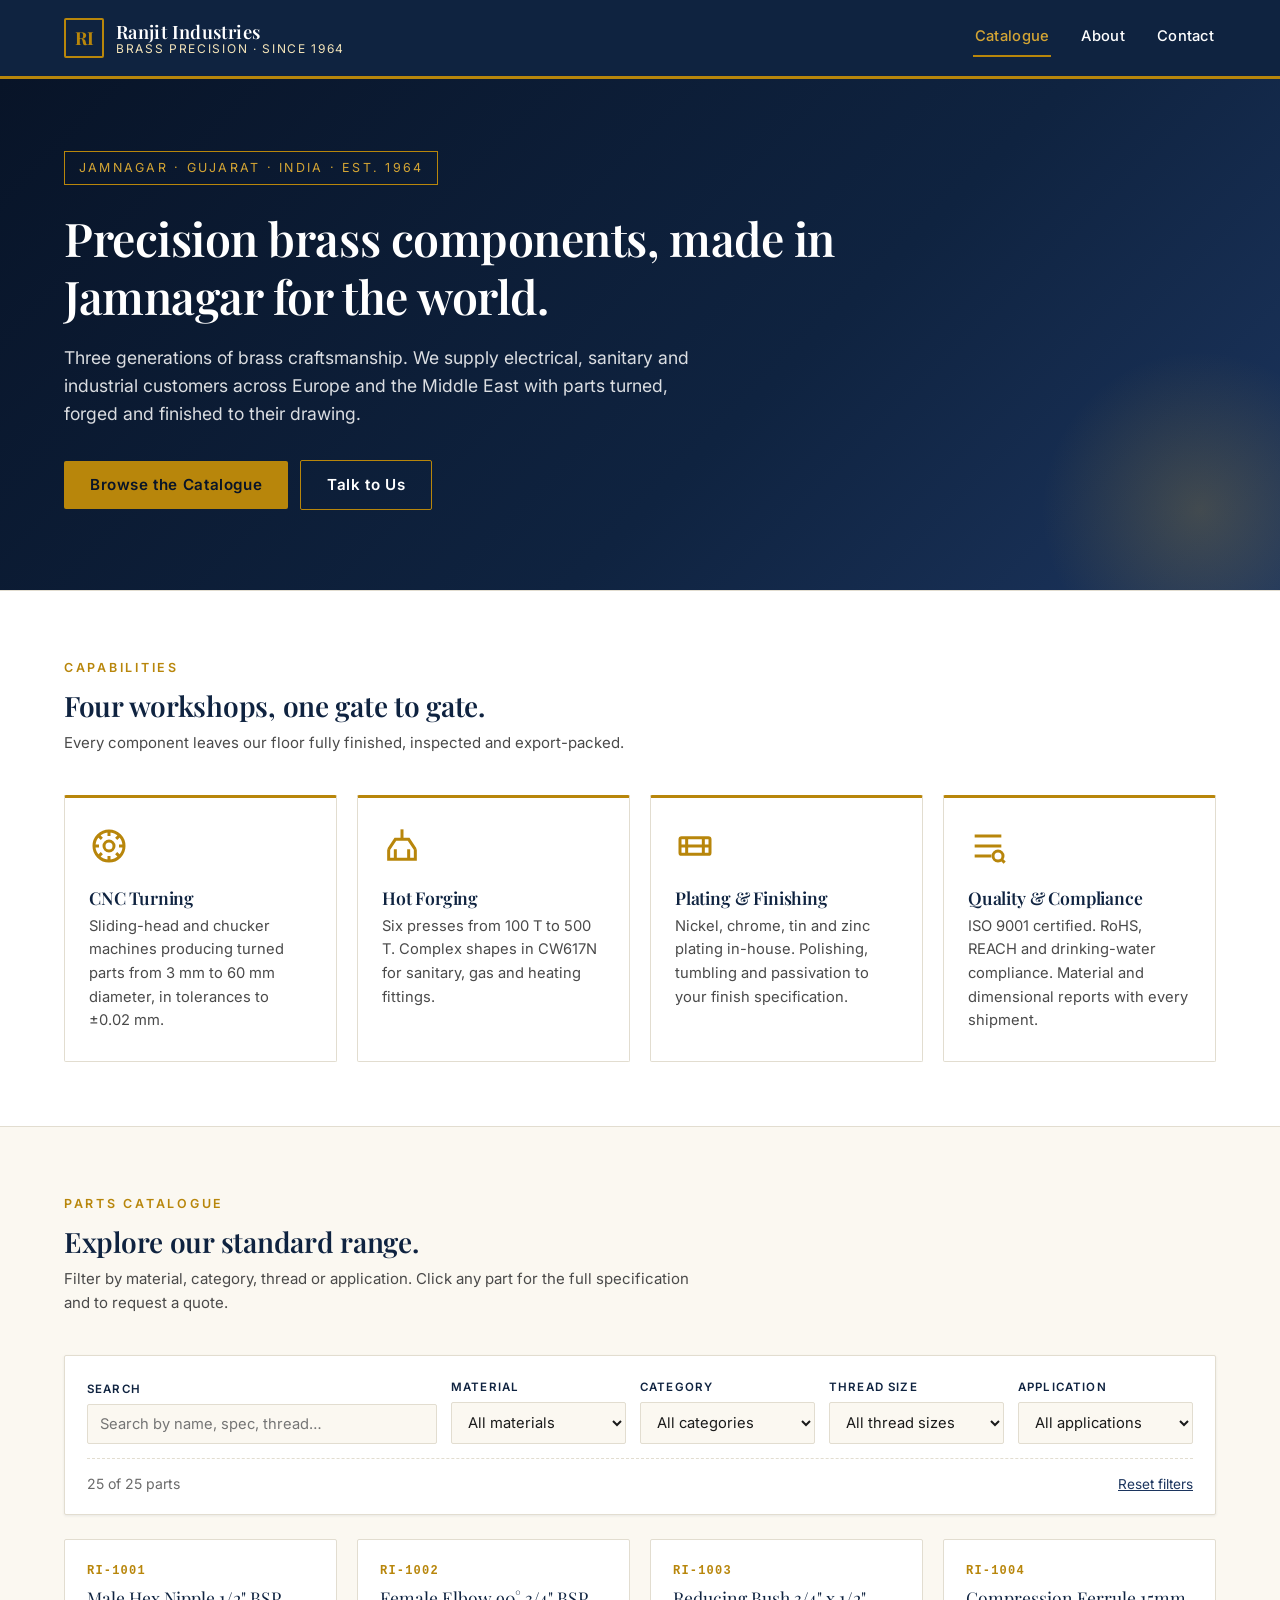
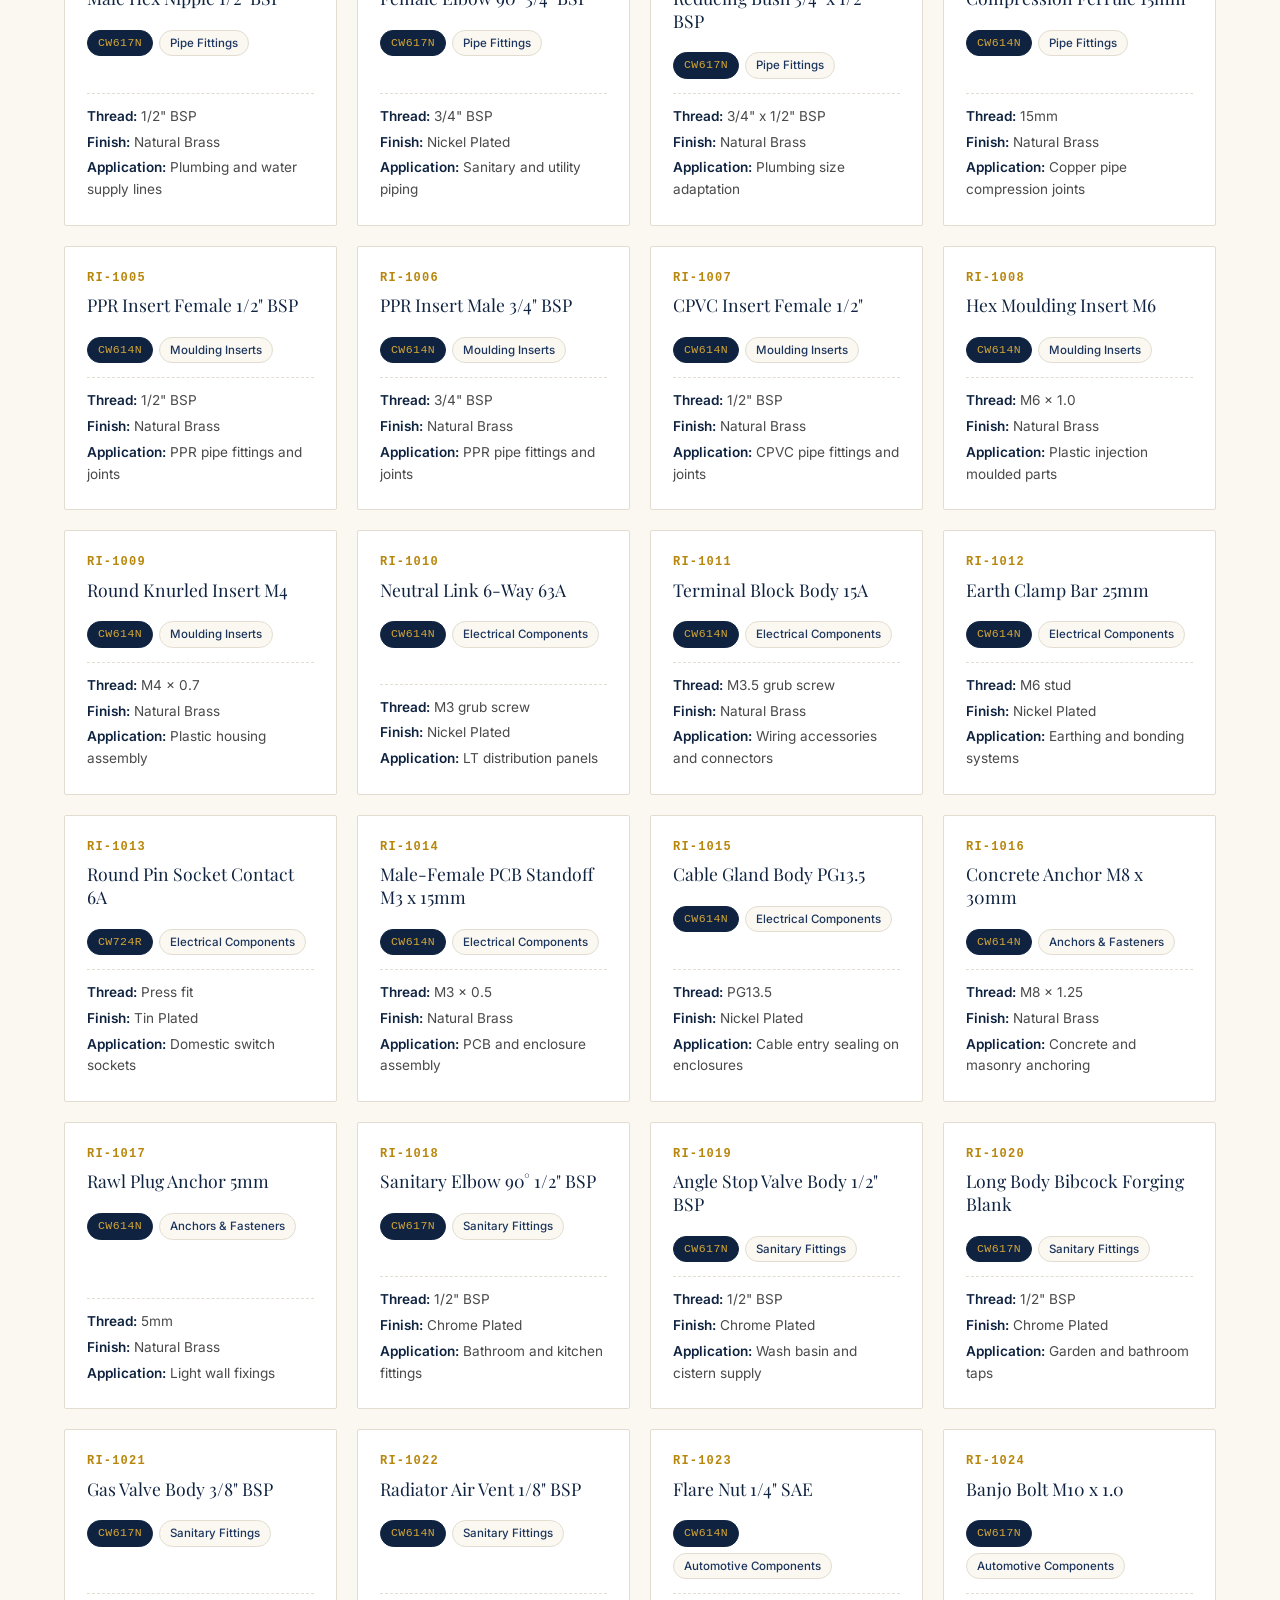
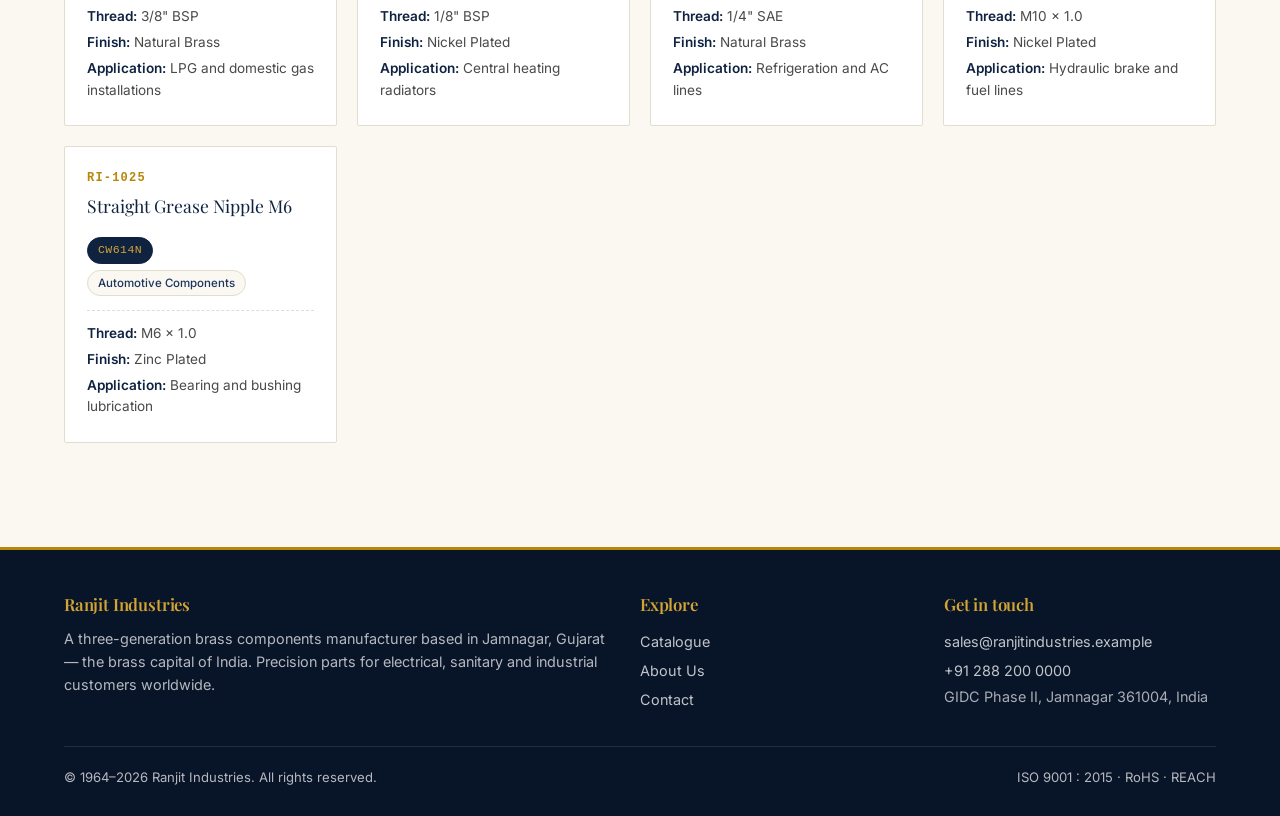
<file: index.html>
<!DOCTYPE html>
<html lang="en">
<head>
<meta charset="UTF-8">
<meta name="viewport" content="width=device-width, initial-scale=1.0">
<title>Ranjit Industries — Precision Brass Components from Jamnagar</title>
<meta name="description" content="Precision brass components manufacturer, Jamnagar, India — since 1964. Sanitary fittings, pipe fittings, moulding inserts, electrical brass parts.">
<link rel="preconnect" href="https://fonts.googleapis.com">
<link rel="preconnect" href="https://fonts.gstatic.com" crossorigin>
<link href="https://fonts.googleapis.com/css2?family=Playfair+Display:wght@500;600;700&family=Inter:wght@400;500;600&display=swap" rel="stylesheet">
<link rel="stylesheet" href="styles.css">
</head>
<body>

<header class="site-header">
  <div class="container">
    <a class="brand" href="index.html">
      <div class="brand-mark">RI</div>
      <div class="brand-text">
        <div class="brand-name">Ranjit Industries</div>
        <div class="brand-tagline">Brass Precision · Since 1964</div>
      </div>
    </a>
    <nav class="nav" aria-label="Primary">
      <a href="index.html" class="active">Catalogue</a>
      <a href="about.html">About</a>
      <a href="contact.html">Contact</a>
    </nav>
  </div>
</header>

<section class="hero">
  <div class="container">
    <span class="hero-since">Jamnagar · Gujarat · India · Est. 1964</span>
    <h1>Precision brass components, made in Jamnagar for the world.</h1>
    <p class="hero-lead">
      Three generations of brass craftsmanship. We supply electrical, sanitary and
      industrial customers across Europe and the Middle East with parts turned,
      forged and finished to their drawing.
    </p>
    <a href="#catalogue" class="btn btn-primary">Browse the Catalogue</a>
    &nbsp;
    <a href="contact.html" class="btn btn-outline">Talk to Us</a>
  </div>
</section>

<section class="section section-alt">
  <div class="container">
    <span class="eyebrow">Capabilities</span>
    <h2 class="section-title">Four workshops, one gate to gate.</h2>
    <p class="section-sub">
      Every component leaves our floor fully finished, inspected and export-packed.
    </p>
    <div class="capabilities">
      <div class="cap">
        <svg class="cap-icon" viewBox="0 0 24 24" fill="none" stroke="currentColor" stroke-width="1.8">
          <circle cx="12" cy="12" r="9"/><circle cx="12" cy="12" r="3"/>
          <path d="M12 3v3M12 18v3M3 12h3M18 12h3M5.6 5.6l2.1 2.1M16.3 16.3l2.1 2.1M5.6 18.4l2.1-2.1M16.3 7.7l2.1-2.1"/>
        </svg>
        <h3>CNC Turning</h3>
        <p>Sliding-head and chucker machines producing turned parts from 3 mm to 60 mm diameter, in tolerances to ±0.02 mm.</p>
      </div>
      <div class="cap">
        <svg class="cap-icon" viewBox="0 0 24 24" fill="none" stroke="currentColor" stroke-width="1.8">
          <path d="M4 14l4-6h8l4 6M4 14v6h16v-6M8 20v-6M16 20v-6"/>
          <path d="M12 2v6"/>
        </svg>
        <h3>Hot Forging</h3>
        <p>Six presses from 100 T to 500 T. Complex shapes in CW617N for sanitary, gas and heating fittings.</p>
      </div>
      <div class="cap">
        <svg class="cap-icon" viewBox="0 0 24 24" fill="none" stroke="currentColor" stroke-width="1.8">
          <rect x="3" y="7" width="18" height="10" rx="1"/>
          <path d="M3 12h18M7 7v10M17 7v10"/>
        </svg>
        <h3>Plating & Finishing</h3>
        <p>Nickel, chrome, tin and zinc plating in-house. Polishing, tumbling and passivation to your finish specification.</p>
      </div>
      <div class="cap">
        <svg class="cap-icon" viewBox="0 0 24 24" fill="none" stroke="currentColor" stroke-width="1.8">
          <path d="M4 6h16M4 12h16M4 18h10"/>
          <circle cx="18" cy="18" r="3"/>
          <path d="M20.1 20.1L22 22"/>
        </svg>
        <h3>Quality & Compliance</h3>
        <p>ISO 9001 certified. RoHS, REACH and drinking-water compliance. Material and dimensional reports with every shipment.</p>
      </div>
    </div>
  </div>
</section>

<section class="section" id="catalogue">
  <div class="container">
    <span class="eyebrow">Parts Catalogue</span>
    <h2 class="section-title">Explore our standard range.</h2>
    <p class="section-sub">
      Filter by material, category, thread or application. Click any part for the full
      specification and to request a quote.
    </p>

    <div class="catalog-controls">
      <div class="filters">
        <div class="filter">
          <label for="filter-search">Search</label>
          <input id="filter-search" type="search" placeholder="Search by name, spec, thread…" autocomplete="off">
        </div>
        <div class="filter">
          <label for="filter-material">Material</label>
          <select id="filter-material"><option value="">All materials</option></select>
        </div>
        <div class="filter">
          <label for="filter-category">Category</label>
          <select id="filter-category"><option value="">All categories</option></select>
        </div>
        <div class="filter">
          <label for="filter-thread">Thread Size</label>
          <select id="filter-thread"><option value="">All thread sizes</option></select>
        </div>
        <div class="filter">
          <label for="filter-application">Application</label>
          <select id="filter-application"><option value="">All applications</option></select>
        </div>
      </div>
      <div class="results-meta">
        <span id="results-count">Loading…</span>
        <button class="reset-btn" id="filter-reset" type="button">Reset filters</button>
      </div>
    </div>

    <div class="parts-grid" id="parts-grid"></div>
  </div>
</section>

<footer class="site-footer">
  <div class="container">
    <div class="footer-grid">
      <div>
        <h4>Ranjit Industries</h4>
        <p style="color:rgba(255,255,255,0.7);font-size:0.9rem;">
          A three-generation brass components manufacturer based in Jamnagar, Gujarat —
          the brass capital of India. Precision parts for electrical, sanitary and
          industrial customers worldwide.
        </p>
      </div>
      <div>
        <h4>Explore</h4>
        <a href="index.html">Catalogue</a>
        <a href="about.html">About Us</a>
        <a href="contact.html">Contact</a>
      </div>
      <div>
        <h4>Get in touch</h4>
        <a href="mailto:sales@ranjitindustries.example">sales@ranjitindustries.example</a>
        <a href="tel:+912882000000">+91 288 200 0000</a>
        <span style="color:rgba(255,255,255,0.65);font-size:0.9rem;">GIDC Phase II, Jamnagar 361004, India</span>
      </div>
    </div>
    <div class="footer-bottom">
      <span>© 1964–<span id="year"></span> Ranjit Industries. All rights reserved.</span>
      <span>ISO 9001 : 2015 · RoHS · REACH</span>
    </div>
  </div>
</footer>

<script>document.getElementById('year').textContent = new Date().getFullYear();</script>
<script src="app.js"></script>
</body>
</html>
</file>
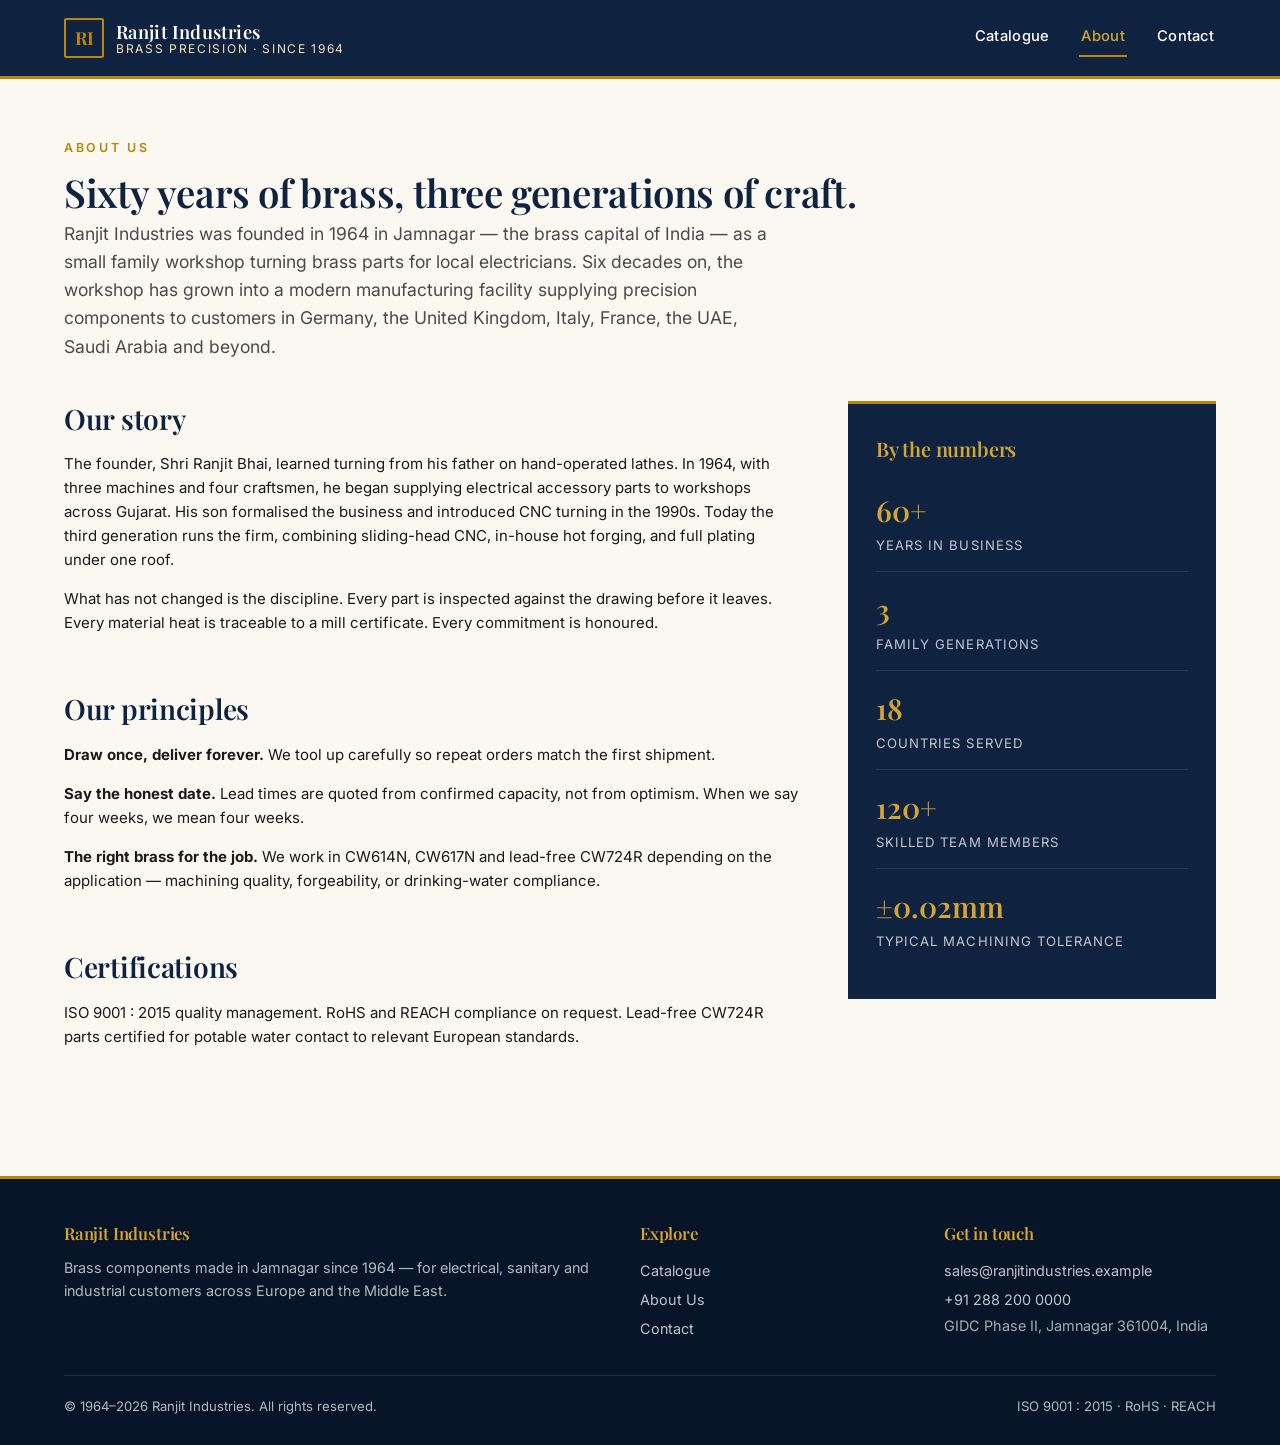
<file: about.html>
<!DOCTYPE html>
<html lang="en">
<head>
<meta charset="UTF-8">
<meta name="viewport" content="width=device-width, initial-scale=1.0">
<title>About — Ranjit Industries</title>
<meta name="description" content="Ranjit Industries — a three-generation family brass components manufacturer in Jamnagar, India, founded 1964.">
<link rel="preconnect" href="https://fonts.googleapis.com">
<link rel="preconnect" href="https://fonts.gstatic.com" crossorigin>
<link href="https://fonts.googleapis.com/css2?family=Playfair+Display:wght@500;600;700&family=Inter:wght@400;500;600&display=swap" rel="stylesheet">
<link rel="stylesheet" href="styles.css">
</head>
<body>

<header class="site-header">
  <div class="container">
    <a class="brand" href="index.html">
      <div class="brand-mark">RI</div>
      <div class="brand-text">
        <div class="brand-name">Ranjit Industries</div>
        <div class="brand-tagline">Brass Precision · Since 1964</div>
      </div>
    </a>
    <nav class="nav" aria-label="Primary">
      <a href="index.html">Catalogue</a>
      <a href="about.html" class="active">About</a>
      <a href="contact.html">Contact</a>
    </nav>
  </div>
</header>

<section class="page">
  <div class="container">
    <span class="eyebrow">About Us</span>
    <h1>Sixty years of brass, three generations of craft.</h1>
    <p class="page-lead">
      Ranjit Industries was founded in 1964 in Jamnagar — the brass capital of
      India — as a small family workshop turning brass parts for local
      electricians. Six decades on, the workshop has grown into a modern
      manufacturing facility supplying precision components to customers in
      Germany, the United Kingdom, Italy, France, the UAE, Saudi Arabia and
      beyond.
    </p>

    <div class="two-column">
      <div>
        <h2>Our story</h2>
        <p>
          The founder, Shri Ranjit Bhai, learned turning from his father on
          hand-operated lathes. In 1964, with three machines and four
          craftsmen, he began supplying electrical accessory parts to workshops
          across Gujarat. His son formalised the business and introduced
          CNC turning in the 1990s. Today the third generation runs the firm,
          combining sliding-head CNC, in-house hot forging, and full plating
          under one roof.
        </p>
        <p>
          What has not changed is the discipline. Every part is inspected
          against the drawing before it leaves. Every material heat is
          traceable to a mill certificate. Every commitment is honoured.
        </p>

        <h2 style="margin-top:2em;">Our principles</h2>
        <p>
          <strong>Draw once, deliver forever.</strong> We tool up carefully so
          repeat orders match the first shipment.
        </p>
        <p>
          <strong>Say the honest date.</strong> Lead times are quoted from
          confirmed capacity, not from optimism. When we say four weeks, we
          mean four weeks.
        </p>
        <p>
          <strong>The right brass for the job.</strong> We work in CW614N,
          CW617N and lead-free CW724R depending on the application — machining
          quality, forgeability, or drinking-water compliance.
        </p>

        <h2 style="margin-top:2em;">Certifications</h2>
        <p>
          ISO 9001 : 2015 quality management. RoHS and REACH compliance on
          request. Lead-free CW724R parts certified for potable water contact
          to relevant European standards.
        </p>
      </div>

      <aside class="stat-panel">
        <h3>By the numbers</h3>
        <div class="stat">
          <span class="stat-num">60+</span>
          <span class="stat-label">Years in business</span>
        </div>
        <div class="stat">
          <span class="stat-num">3</span>
          <span class="stat-label">Family generations</span>
        </div>
        <div class="stat">
          <span class="stat-num">18</span>
          <span class="stat-label">Countries served</span>
        </div>
        <div class="stat">
          <span class="stat-num">120+</span>
          <span class="stat-label">Skilled team members</span>
        </div>
        <div class="stat">
          <span class="stat-num">±0.02mm</span>
          <span class="stat-label">Typical machining tolerance</span>
        </div>
      </aside>
    </div>
  </div>
</section>

<footer class="site-footer">
  <div class="container">
    <div class="footer-grid">
      <div>
        <h4>Ranjit Industries</h4>
        <p style="color:rgba(255,255,255,0.7);font-size:0.9rem;">
          Brass components made in Jamnagar since 1964 — for electrical, sanitary
          and industrial customers across Europe and the Middle East.
        </p>
      </div>
      <div>
        <h4>Explore</h4>
        <a href="index.html">Catalogue</a>
        <a href="about.html">About Us</a>
        <a href="contact.html">Contact</a>
      </div>
      <div>
        <h4>Get in touch</h4>
        <a href="mailto:sales@ranjitindustries.example">sales@ranjitindustries.example</a>
        <a href="tel:+912882000000">+91 288 200 0000</a>
        <span style="color:rgba(255,255,255,0.65);font-size:0.9rem;">GIDC Phase II, Jamnagar 361004, India</span>
      </div>
    </div>
    <div class="footer-bottom">
      <span>© 1964–<span id="year"></span> Ranjit Industries. All rights reserved.</span>
      <span>ISO 9001 : 2015 · RoHS · REACH</span>
    </div>
  </div>
</footer>

<script>document.getElementById('year').textContent = new Date().getFullYear();</script>
</body>
</html>
</file>
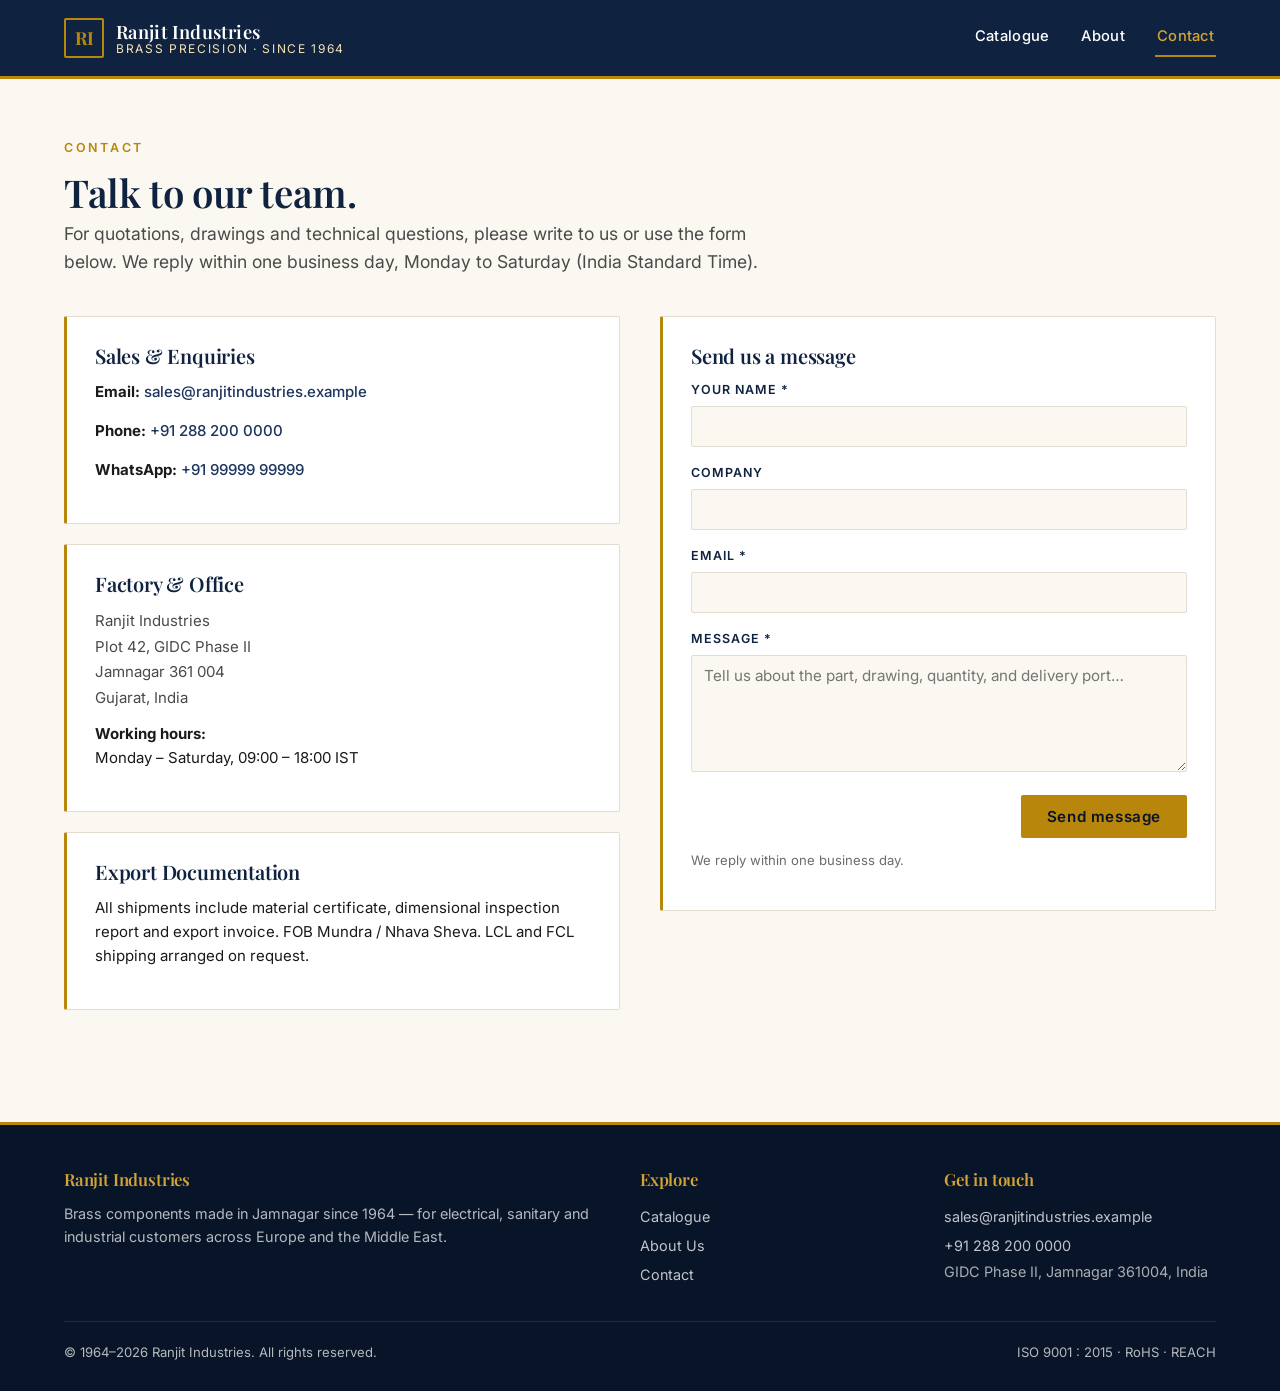
<file: contact.html>
<!DOCTYPE html>
<html lang="en">
<head>
<meta charset="UTF-8">
<meta name="viewport" content="width=device-width, initial-scale=1.0">
<title>Contact — Ranjit Industries</title>
<meta name="description" content="Contact Ranjit Industries in Jamnagar, India, for brass component enquiries, drawings and quotations.">
<link rel="preconnect" href="https://fonts.googleapis.com">
<link rel="preconnect" href="https://fonts.gstatic.com" crossorigin>
<link href="https://fonts.googleapis.com/css2?family=Playfair+Display:wght@500;600;700&family=Inter:wght@400;500;600&display=swap" rel="stylesheet">
<link rel="stylesheet" href="styles.css">
</head>
<body>

<header class="site-header">
  <div class="container">
    <a class="brand" href="index.html">
      <div class="brand-mark">RI</div>
      <div class="brand-text">
        <div class="brand-name">Ranjit Industries</div>
        <div class="brand-tagline">Brass Precision · Since 1964</div>
      </div>
    </a>
    <nav class="nav" aria-label="Primary">
      <a href="index.html">Catalogue</a>
      <a href="about.html">About</a>
      <a href="contact.html" class="active">Contact</a>
    </nav>
  </div>
</header>

<section class="page">
  <div class="container">
    <span class="eyebrow">Contact</span>
    <h1>Talk to our team.</h1>
    <p class="page-lead">
      For quotations, drawings and technical questions, please write to us or
      use the form below. We reply within one business day, Monday to Saturday
      (India Standard Time).
    </p>

    <div class="contact-grid">
      <div>
        <div class="contact-block" style="margin-bottom:20px;">
          <h3>Sales & Enquiries</h3>
          <p><strong>Email:</strong> <a href="mailto:sales@ranjitindustries.example">sales@ranjitindustries.example</a></p>
          <p><strong>Phone:</strong> <a href="tel:+912882000000">+91 288 200 0000</a></p>
          <p><strong>WhatsApp:</strong> <a href="https://wa.me/919999999999">+91 99999 99999</a></p>
        </div>

        <div class="contact-block" style="margin-bottom:20px;">
          <h3>Factory & Office</h3>
          <address>
            Ranjit Industries<br>
            Plot 42, GIDC Phase II<br>
            Jamnagar 361 004<br>
            Gujarat, India
          </address>
          <p style="margin-top:12px;"><strong>Working hours:</strong><br>Monday – Saturday, 09:00 – 18:00 IST</p>
        </div>

        <div class="contact-block">
          <h3>Export Documentation</h3>
          <p>All shipments include material certificate, dimensional inspection report and export invoice. FOB Mundra / Nhava Sheva. LCL and FCL shipping arranged on request.</p>
        </div>
      </div>

      <div>
        <div class="contact-block">
          <h3>Send us a message</h3>
          <form id="contact-form" novalidate>
            <div class="form-row">
              <label for="cf-name">Your name *</label>
              <input id="cf-name" name="name" type="text" required>
            </div>
            <div class="form-row">
              <label for="cf-company">Company</label>
              <input id="cf-company" name="company" type="text">
            </div>
            <div class="form-row">
              <label for="cf-email">Email *</label>
              <input id="cf-email" name="email" type="email" required>
            </div>
            <div class="form-row">
              <label for="cf-message">Message *</label>
              <textarea id="cf-message" name="message" rows="5" required placeholder="Tell us about the part, drawing, quantity, and delivery port…"></textarea>
            </div>
            <div class="form-actions">
              <button class="btn btn-primary" type="submit">Send message</button>
            </div>
            <p class="form-note" id="contact-status">We reply within one business day.</p>
          </form>
        </div>
      </div>
    </div>
  </div>
</section>

<footer class="site-footer">
  <div class="container">
    <div class="footer-grid">
      <div>
        <h4>Ranjit Industries</h4>
        <p style="color:rgba(255,255,255,0.7);font-size:0.9rem;">
          Brass components made in Jamnagar since 1964 — for electrical, sanitary
          and industrial customers across Europe and the Middle East.
        </p>
      </div>
      <div>
        <h4>Explore</h4>
        <a href="index.html">Catalogue</a>
        <a href="about.html">About Us</a>
        <a href="contact.html">Contact</a>
      </div>
      <div>
        <h4>Get in touch</h4>
        <a href="mailto:sales@ranjitindustries.example">sales@ranjitindustries.example</a>
        <a href="tel:+912882000000">+91 288 200 0000</a>
        <span style="color:rgba(255,255,255,0.65);font-size:0.9rem;">GIDC Phase II, Jamnagar 361004, India</span>
      </div>
    </div>
    <div class="footer-bottom">
      <span>© 1964–<span id="year"></span> Ranjit Industries. All rights reserved.</span>
      <span>ISO 9001 : 2015 · RoHS · REACH</span>
    </div>
  </div>
</footer>

<script>document.getElementById('year').textContent = new Date().getFullYear();</script>
<script src="app.js"></script>
</body>
</html>
</file>
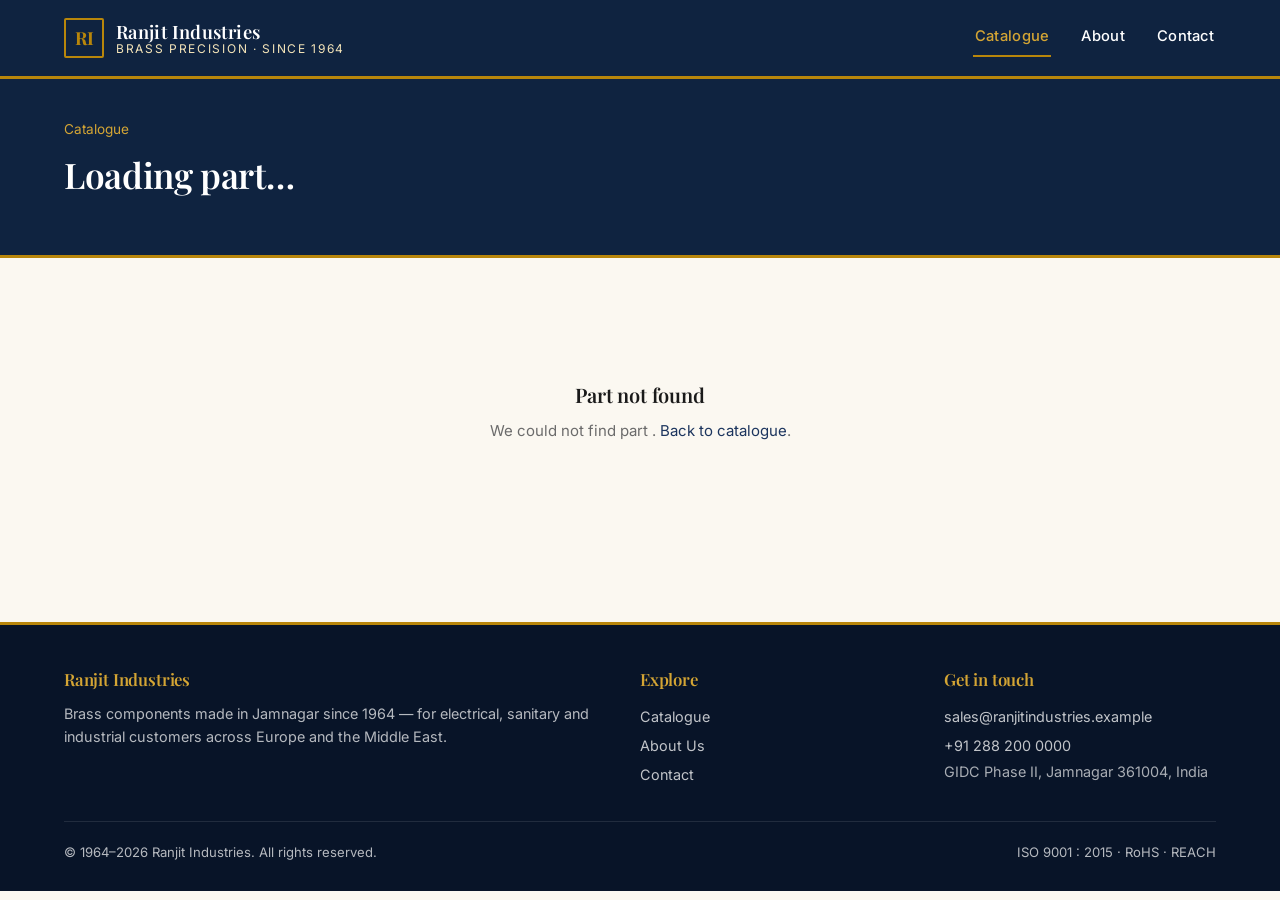
<file: part.html>
<!DOCTYPE html>
<html lang="en">
<head>
<meta charset="UTF-8">
<meta name="viewport" content="width=device-width, initial-scale=1.0">
<title>Part Details — Ranjit Industries</title>
<meta name="description" content="Full specification and quote request for Ranjit Industries brass component.">
<link rel="preconnect" href="https://fonts.googleapis.com">
<link rel="preconnect" href="https://fonts.gstatic.com" crossorigin>
<link href="https://fonts.googleapis.com/css2?family=Playfair+Display:wght@500;600;700&family=Inter:wght@400;500;600&display=swap" rel="stylesheet">
<link rel="stylesheet" href="styles.css">
</head>
<body>

<header class="site-header">
  <div class="container">
    <a class="brand" href="index.html">
      <div class="brand-mark">RI</div>
      <div class="brand-text">
        <div class="brand-name">Ranjit Industries</div>
        <div class="brand-tagline">Brass Precision · Since 1964</div>
      </div>
    </a>
    <nav class="nav" aria-label="Primary">
      <a href="index.html" class="active">Catalogue</a>
      <a href="about.html">About</a>
      <a href="contact.html">Contact</a>
    </nav>
  </div>
</header>

<section class="detail-header">
  <div class="container" id="detail-header-inner">
    <div class="breadcrumb"><a href="index.html">Catalogue</a></div>
    <h1 class="detail-name" style="color:#fff;">Loading part…</h1>
  </div>
</section>

<section class="section">
  <div class="container" id="detail-wrap">
    <div class="loading">Loading part</div>
  </div>
</section>

<footer class="site-footer">
  <div class="container">
    <div class="footer-grid">
      <div>
        <h4>Ranjit Industries</h4>
        <p style="color:rgba(255,255,255,0.7);font-size:0.9rem;">
          Brass components made in Jamnagar since 1964 — for electrical, sanitary
          and industrial customers across Europe and the Middle East.
        </p>
      </div>
      <div>
        <h4>Explore</h4>
        <a href="index.html">Catalogue</a>
        <a href="about.html">About Us</a>
        <a href="contact.html">Contact</a>
      </div>
      <div>
        <h4>Get in touch</h4>
        <a href="mailto:sales@ranjitindustries.example">sales@ranjitindustries.example</a>
        <a href="tel:+912882000000">+91 288 200 0000</a>
        <span style="color:rgba(255,255,255,0.65);font-size:0.9rem;">GIDC Phase II, Jamnagar 361004, India</span>
      </div>
    </div>
    <div class="footer-bottom">
      <span>© 1964–<span id="year"></span> Ranjit Industries. All rights reserved.</span>
      <span>ISO 9001 : 2015 · RoHS · REACH</span>
    </div>
  </div>
</footer>

<script>document.getElementById('year').textContent = new Date().getFullYear();</script>
<script src="app.js"></script>
</body>
</html>
</file>
<file: styles.css>
/* Ranjit Industries — parts catalog
   Navy + brass gold, serif headings, sans-serif body */

:root {
  --navy: #0f2340;
  --navy-deep: #081428;
  --navy-soft: #1c355e;
  --brass: #b8860b;
  --brass-light: #d4a534;
  --brass-pale: #f4e4b8;
  --ink: #1a1a1a;
  --ink-soft: #4a4a4a;
  --muted: #6b6b6b;
  --line: #e2ddd0;
  --paper: #fbf8f1;
  --white: #ffffff;
  --shadow: 0 1px 3px rgba(15, 35, 64, 0.08);
  --shadow-hover: 0 6px 20px rgba(15, 35, 64, 0.14);
}

* { box-sizing: border-box; }

html { scroll-behavior: smooth; }

body {
  margin: 0;
  font-family: 'Inter', 'Helvetica Neue', Arial, sans-serif;
  font-size: 15px;
  line-height: 1.6;
  color: var(--ink);
  background: var(--paper);
  -webkit-font-smoothing: antialiased;
}

h1, h2, h3, h4 {
  font-family: 'Playfair Display', Georgia, 'Times New Roman', serif;
  color: var(--navy);
  font-weight: 600;
  letter-spacing: -0.01em;
  margin: 0 0 0.6em;
  line-height: 1.25;
}

h1 { font-size: 2.4rem; }
h2 { font-size: 1.75rem; }
h3 { font-size: 1.25rem; }

a { color: var(--navy-soft); text-decoration: none; }
a:hover { color: var(--brass); }

p { margin: 0 0 1em; }

.container {
  max-width: 1200px;
  margin: 0 auto;
  padding: 0 24px;
}

/* Header */
.site-header {
  background: var(--navy);
  color: var(--white);
  border-bottom: 3px solid var(--brass);
}
.site-header .container {
  display: flex;
  align-items: center;
  justify-content: space-between;
  padding-top: 18px;
  padding-bottom: 18px;
  gap: 16px;
  flex-wrap: wrap;
}
.brand {
  display: flex;
  align-items: center;
  gap: 12px;
  color: var(--white);
}
.brand-mark {
  width: 40px;
  height: 40px;
  border: 2px solid var(--brass);
  color: var(--brass);
  display: grid;
  place-items: center;
  font-family: 'Playfair Display', Georgia, serif;
  font-weight: 700;
  font-size: 18px;
  border-radius: 2px;
}
.brand-text { line-height: 1.15; }
.brand-name {
  font-family: 'Playfair Display', Georgia, serif;
  font-size: 1.15rem;
  font-weight: 600;
  letter-spacing: 0.02em;
}
.brand-tagline {
  font-size: 0.75rem;
  color: var(--brass-pale);
  letter-spacing: 0.14em;
  text-transform: uppercase;
}
.nav {
  display: flex;
  gap: 28px;
  align-items: center;
}
.nav a {
  color: var(--white);
  font-size: 0.92rem;
  font-weight: 500;
  letter-spacing: 0.02em;
  padding: 6px 2px;
  border-bottom: 2px solid transparent;
  transition: color 0.15s, border-color 0.15s;
}
.nav a:hover, .nav a.active {
  color: var(--brass-light);
  border-bottom-color: var(--brass);
}

/* Hero */
.hero {
  background: linear-gradient(135deg, var(--navy-deep) 0%, var(--navy) 60%, var(--navy-soft) 100%);
  color: var(--white);
  padding: 72px 0 80px;
  position: relative;
  overflow: hidden;
}
.hero::after {
  content: "";
  position: absolute;
  right: -80px;
  bottom: -80px;
  width: 320px;
  height: 320px;
  border-radius: 50%;
  background: radial-gradient(circle at center, rgba(212,165,52,0.22), transparent 70%);
  pointer-events: none;
}
.hero h1 {
  color: var(--white);
  font-size: 2.9rem;
  max-width: 780px;
  margin-bottom: 0.4em;
}
.hero-lead {
  max-width: 640px;
  font-size: 1.1rem;
  color: rgba(255,255,255,0.85);
  margin-bottom: 1.8em;
}
.hero-since {
  display: inline-block;
  padding: 6px 14px;
  border: 1px solid var(--brass);
  color: var(--brass-light);
  font-size: 0.78rem;
  letter-spacing: 0.18em;
  text-transform: uppercase;
  margin-bottom: 24px;
}

/* Buttons */
.btn {
  display: inline-block;
  padding: 12px 26px;
  font-size: 0.95rem;
  font-weight: 600;
  letter-spacing: 0.04em;
  border: none;
  border-radius: 2px;
  cursor: pointer;
  transition: all 0.18s ease;
  text-decoration: none;
  font-family: inherit;
}
.btn-primary {
  background: var(--brass);
  color: var(--navy-deep);
}
.btn-primary:hover {
  background: var(--brass-light);
  color: var(--navy-deep);
  transform: translateY(-1px);
  box-shadow: 0 4px 12px rgba(184,134,11,0.35);
}
.btn-outline {
  background: transparent;
  color: var(--white);
  border: 1.5px solid var(--brass);
}
.btn-outline:hover {
  background: var(--brass);
  color: var(--navy-deep);
}
.btn-ghost {
  background: transparent;
  color: var(--navy);
  border: 1.5px solid var(--navy);
}
.btn-ghost:hover { background: var(--navy); color: var(--white); }

/* Sections */
.section { padding: 64px 0; }
.section-tight { padding: 40px 0; }
.section-alt { background: var(--white); border-top: 1px solid var(--line); border-bottom: 1px solid var(--line); }

.eyebrow {
  display: inline-block;
  color: var(--brass);
  font-size: 0.78rem;
  letter-spacing: 0.22em;
  text-transform: uppercase;
  margin-bottom: 10px;
  font-weight: 600;
}
.section-title { margin-bottom: 8px; }
.section-sub { color: var(--ink-soft); max-width: 640px; margin-bottom: 40px; }

/* Capabilities */
.capabilities {
  display: grid;
  grid-template-columns: repeat(4, 1fr);
  gap: 20px;
}
.cap {
  background: var(--white);
  padding: 28px 24px;
  border: 1px solid var(--line);
  border-top: 3px solid var(--brass);
  border-radius: 2px;
  transition: all 0.18s ease;
}
.cap:hover {
  transform: translateY(-3px);
  box-shadow: var(--shadow-hover);
}
.cap-icon {
  width: 40px; height: 40px;
  color: var(--brass);
  margin-bottom: 14px;
}
.cap h3 { font-size: 1.1rem; margin-bottom: 6px; }
.cap p { font-size: 0.92rem; color: var(--ink-soft); margin: 0; }

/* Filters */
.catalog-controls {
  background: var(--white);
  border: 1px solid var(--line);
  border-radius: 2px;
  padding: 22px 22px 18px;
  margin-bottom: 24px;
  box-shadow: var(--shadow);
}
.filters {
  display: grid;
  grid-template-columns: 2fr 1fr 1fr 1fr 1fr;
  gap: 14px;
  align-items: end;
}
.filter label {
  display: block;
  font-size: 0.72rem;
  font-weight: 600;
  color: var(--navy);
  letter-spacing: 0.1em;
  text-transform: uppercase;
  margin-bottom: 6px;
}
.filter select, .filter input {
  width: 100%;
  padding: 10px 12px;
  border: 1px solid var(--line);
  border-radius: 2px;
  font-family: inherit;
  font-size: 0.92rem;
  background: var(--paper);
  color: var(--ink);
  transition: border-color 0.15s, box-shadow 0.15s;
}
.filter select:focus, .filter input:focus {
  outline: none;
  border-color: var(--brass);
  box-shadow: 0 0 0 3px rgba(184,134,11,0.15);
}
.results-meta {
  display: flex;
  justify-content: space-between;
  align-items: center;
  margin-top: 14px;
  padding-top: 14px;
  border-top: 1px dashed var(--line);
  font-size: 0.88rem;
  color: var(--muted);
}
.reset-btn {
  background: none;
  border: none;
  color: var(--navy-soft);
  cursor: pointer;
  font-size: 0.85rem;
  font-family: inherit;
  text-decoration: underline;
  padding: 0;
}
.reset-btn:hover { color: var(--brass); }

/* Parts grid */
.parts-grid {
  display: grid;
  grid-template-columns: repeat(auto-fill, minmax(260px, 1fr));
  gap: 20px;
}
.part-card {
  background: var(--white);
  border: 1px solid var(--line);
  border-radius: 2px;
  padding: 22px;
  transition: all 0.2s ease;
  cursor: pointer;
  display: flex;
  flex-direction: column;
  position: relative;
}
.part-card:hover {
  transform: translateY(-3px);
  box-shadow: var(--shadow-hover);
  border-color: var(--brass-pale);
}
.part-card::before {
  content: "";
  position: absolute;
  left: 0; top: 0; bottom: 0;
  width: 3px;
  background: var(--brass);
  transform: scaleY(0);
  transform-origin: top;
  transition: transform 0.2s ease;
}
.part-card:hover::before { transform: scaleY(1); }
.part-id {
  font-family: 'Consolas', 'Monaco', monospace;
  font-size: 0.75rem;
  color: var(--brass);
  letter-spacing: 0.1em;
  font-weight: 600;
}
.part-name {
  font-family: 'Playfair Display', Georgia, serif;
  color: var(--navy);
  font-size: 1.1rem;
  margin: 6px 0 10px;
  line-height: 1.3;
}
.part-meta {
  display: flex;
  flex-wrap: wrap;
  gap: 6px;
  margin: 10px 0 14px;
}
.tag {
  display: inline-block;
  padding: 3px 10px;
  font-size: 0.72rem;
  background: var(--paper);
  color: var(--navy-soft);
  border: 1px solid var(--line);
  border-radius: 20px;
  font-weight: 500;
}
.tag-material {
  background: var(--navy);
  color: var(--brass-light);
  border-color: var(--navy);
  font-family: 'Consolas', monospace;
  letter-spacing: 0.04em;
}
.part-spec {
  font-size: 0.85rem;
  color: var(--ink-soft);
  margin-top: auto;
  padding-top: 10px;
  border-top: 1px dashed var(--line);
}
.part-spec span { display: block; padding: 2px 0; }
.part-spec strong { color: var(--navy); font-weight: 600; }

.no-results {
  text-align: center;
  padding: 60px 20px;
  color: var(--muted);
}
.no-results h3 { color: var(--ink); }

/* Loading state */
.loading {
  text-align: center;
  padding: 60px 20px;
  color: var(--muted);
}
.loading::after {
  content: "";
  display: inline-block;
  width: 24px; height: 24px;
  margin-left: 12px;
  border: 2px solid var(--line);
  border-top-color: var(--brass);
  border-radius: 50%;
  vertical-align: middle;
  animation: spin 0.8s linear infinite;
}
@keyframes spin { to { transform: rotate(360deg); } }

.error-box {
  background: #fff8e6;
  border: 1px solid var(--brass);
  border-left: 4px solid var(--brass);
  padding: 20px 24px;
  border-radius: 2px;
  margin: 20px 0;
  color: var(--ink);
}
.error-box h3 { color: var(--navy); margin-top: 0; }
.error-box code {
  background: var(--navy-deep);
  color: var(--brass-light);
  padding: 3px 8px;
  border-radius: 2px;
  font-size: 0.88em;
}

/* Part detail page */
.detail-header {
  background: var(--navy);
  color: var(--white);
  padding: 40px 0 48px;
  border-bottom: 3px solid var(--brass);
}
.breadcrumb {
  font-size: 0.85rem;
  color: rgba(255,255,255,0.7);
  margin-bottom: 12px;
}
.breadcrumb a { color: var(--brass-light); }
.breadcrumb a:hover { color: var(--white); }
.detail-id {
  font-family: 'Consolas', monospace;
  color: var(--brass);
  letter-spacing: 0.14em;
  font-size: 0.88rem;
}
.detail-name {
  color: var(--white);
  font-size: 2.2rem;
  margin: 6px 0 10px;
}
.detail-header .tag {
  background: rgba(255,255,255,0.08);
  color: var(--brass-pale);
  border-color: rgba(212,165,52,0.35);
}

.detail-layout {
  display: grid;
  grid-template-columns: 2fr 1fr;
  gap: 40px;
  margin-top: 40px;
}

.spec-table {
  width: 100%;
  border-collapse: collapse;
  background: var(--white);
  border: 1px solid var(--line);
  border-radius: 2px;
  overflow: hidden;
}
.spec-table caption {
  text-align: left;
  padding: 18px 20px;
  background: var(--navy);
  color: var(--white);
  font-family: 'Playfair Display', Georgia, serif;
  font-size: 1.1rem;
  font-weight: 600;
  caption-side: top;
}
.spec-table th, .spec-table td {
  padding: 14px 20px;
  text-align: left;
  border-bottom: 1px solid var(--line);
  font-size: 0.95rem;
  vertical-align: top;
}
.spec-table tr:last-child th, .spec-table tr:last-child td { border-bottom: none; }
.spec-table th {
  width: 38%;
  font-weight: 600;
  color: var(--navy);
  background: var(--paper);
  font-size: 0.78rem;
  letter-spacing: 0.1em;
  text-transform: uppercase;
}
.spec-table tr:hover td { background: rgba(184,134,11,0.03); }

.quote-panel {
  background: var(--white);
  border: 1px solid var(--line);
  border-top: 3px solid var(--brass);
  padding: 28px 26px;
  border-radius: 2px;
  height: fit-content;
  position: sticky;
  top: 20px;
  box-shadow: var(--shadow);
}
.quote-panel h3 { margin-top: 0; }
.quote-panel p { color: var(--ink-soft); font-size: 0.92rem; }
.quote-panel .btn { width: 100%; margin-top: 12px; }

.detail-back {
  display: inline-flex;
  align-items: center;
  gap: 6px;
  color: var(--navy-soft);
  margin-bottom: 20px;
  font-size: 0.92rem;
}
.detail-back:hover { color: var(--brass); }

/* Modal */
.modal-backdrop {
  position: fixed;
  inset: 0;
  background: rgba(8, 20, 40, 0.72);
  display: none;
  align-items: flex-start;
  justify-content: center;
  z-index: 1000;
  padding: 40px 20px;
  overflow-y: auto;
}
.modal-backdrop.open { display: flex; }
.modal {
  background: var(--white);
  max-width: 560px;
  width: 100%;
  border-radius: 2px;
  border-top: 3px solid var(--brass);
  box-shadow: 0 20px 60px rgba(0,0,0,0.35);
  animation: pop 0.2s ease;
}
@keyframes pop {
  from { transform: translateY(-8px); opacity: 0; }
  to { transform: translateY(0); opacity: 1; }
}
.modal-header {
  padding: 22px 28px 12px;
  border-bottom: 1px solid var(--line);
  display: flex;
  justify-content: space-between;
  align-items: center;
}
.modal-header h3 { margin: 0; }
.modal-close {
  background: none;
  border: none;
  color: var(--muted);
  font-size: 24px;
  cursor: pointer;
  line-height: 1;
  padding: 4px 8px;
}
.modal-close:hover { color: var(--navy); }
.modal-body { padding: 22px 28px 28px; }
.form-row { margin-bottom: 16px; }
.form-row.two-col {
  display: grid;
  grid-template-columns: 1fr 1fr;
  gap: 14px;
  margin-bottom: 0;
}
.form-row.two-col .form-row { margin-bottom: 16px; }
.form-row label {
  display: block;
  font-size: 0.78rem;
  font-weight: 600;
  color: var(--navy);
  letter-spacing: 0.08em;
  text-transform: uppercase;
  margin-bottom: 6px;
}
.form-row input, .form-row textarea, .form-row select {
  width: 100%;
  padding: 10px 12px;
  border: 1px solid var(--line);
  border-radius: 2px;
  font-family: inherit;
  font-size: 0.95rem;
  background: var(--paper);
  color: var(--ink);
}
.form-row input:focus, .form-row textarea:focus, .form-row select:focus {
  outline: none;
  border-color: var(--brass);
  box-shadow: 0 0 0 3px rgba(184,134,11,0.15);
  background: var(--white);
}
.form-row textarea { resize: vertical; min-height: 90px; }
.form-row input[readonly] {
  background: var(--navy);
  color: var(--brass-light);
  font-family: 'Consolas', monospace;
  letter-spacing: 0.08em;
}
.form-actions {
  display: flex;
  gap: 12px;
  justify-content: flex-end;
  margin-top: 8px;
}
.form-note {
  font-size: 0.82rem;
  color: var(--muted);
  margin-top: 12px;
}
.success-msg {
  background: #eef7ee;
  border: 1px solid #97c99b;
  border-left: 4px solid #2d7a35;
  padding: 16px 20px;
  color: #1e5525;
  border-radius: 2px;
  margin-bottom: 16px;
}

/* About / Contact pages */
.page {
  padding: 56px 0 72px;
}
.page h1 { margin-bottom: 4px; }
.page-lead {
  color: var(--ink-soft);
  font-size: 1.1rem;
  max-width: 720px;
  margin-bottom: 40px;
}

.two-column {
  display: grid;
  grid-template-columns: 2fr 1fr;
  gap: 48px;
  margin-top: 32px;
}
.stat-panel {
  background: var(--navy);
  color: var(--white);
  padding: 32px 28px;
  border-top: 3px solid var(--brass);
  height: fit-content;
}
.stat-panel h3 { color: var(--brass-light); margin-top: 0; }
.stat {
  padding: 14px 0;
  border-bottom: 1px solid rgba(255,255,255,0.1);
}
.stat:last-child { border-bottom: none; }
.stat-num {
  font-family: 'Playfair Display', Georgia, serif;
  font-size: 1.8rem;
  color: var(--brass-light);
  display: block;
  font-weight: 600;
}
.stat-label {
  font-size: 0.82rem;
  color: rgba(255,255,255,0.75);
  letter-spacing: 0.08em;
  text-transform: uppercase;
}

.contact-grid {
  display: grid;
  grid-template-columns: 1fr 1fr;
  gap: 40px;
  margin-top: 40px;
}
.contact-block {
  background: var(--white);
  border: 1px solid var(--line);
  border-left: 3px solid var(--brass);
  padding: 26px 28px;
  border-radius: 2px;
}
.contact-block h3 { margin-top: 0; }
.contact-block a { color: var(--navy-soft); font-weight: 500; }
.contact-block address {
  font-style: normal;
  color: var(--ink-soft);
  line-height: 1.7;
}
.contact-icon {
  width: 20px; height: 20px;
  vertical-align: middle;
  margin-right: 8px;
  color: var(--brass);
}

/* Footer */
.site-footer {
  background: var(--navy-deep);
  color: rgba(255,255,255,0.7);
  padding: 44px 0 28px;
  margin-top: 40px;
  border-top: 3px solid var(--brass);
}
.footer-grid {
  display: grid;
  grid-template-columns: 2fr 1fr 1fr;
  gap: 32px;
  margin-bottom: 32px;
}
.footer-grid h4 {
  color: var(--brass-light);
  font-family: 'Playfair Display', Georgia, serif;
  font-size: 1.05rem;
  margin-bottom: 12px;
}
.footer-grid a { color: rgba(255,255,255,0.75); display: block; padding: 3px 0; font-size: 0.9rem; }
.footer-grid a:hover { color: var(--brass-light); }
.footer-bottom {
  border-top: 1px solid rgba(255,255,255,0.1);
  padding-top: 20px;
  font-size: 0.82rem;
  display: flex;
  justify-content: space-between;
  flex-wrap: wrap;
  gap: 8px;
}

/* Mobile */
@media (max-width: 900px) {
  h1 { font-size: 2rem; }
  .hero h1 { font-size: 2.1rem; }
  .hero { padding: 56px 0 60px; }
  .section { padding: 48px 0; }
  .capabilities { grid-template-columns: repeat(2, 1fr); }
  .filters { grid-template-columns: 1fr 1fr; }
  .filter:first-child { grid-column: 1 / -1; }
  .detail-layout { grid-template-columns: 1fr; }
  .quote-panel { position: static; }
  .two-column { grid-template-columns: 1fr; gap: 32px; }
  .contact-grid { grid-template-columns: 1fr; gap: 24px; }
  .footer-grid { grid-template-columns: 1fr; gap: 24px; }
}
@media (max-width: 560px) {
  .container { padding: 0 16px; }
  .site-header .container { padding-top: 14px; padding-bottom: 14px; }
  .nav { gap: 18px; width: 100%; justify-content: flex-start; overflow-x: auto; }
  .nav a { font-size: 0.88rem; white-space: nowrap; }
  .capabilities { grid-template-columns: 1fr; }
  .filters { grid-template-columns: 1fr; }
  .form-row.two-col { grid-template-columns: 1fr; gap: 0; }
  .hero h1 { font-size: 1.7rem; }
  .detail-name { font-size: 1.5rem; }
  .modal { margin: 0; }
  .modal-body, .modal-header { padding-left: 20px; padding-right: 20px; }
  .footer-bottom { justify-content: center; text-align: center; }
}
</file>
